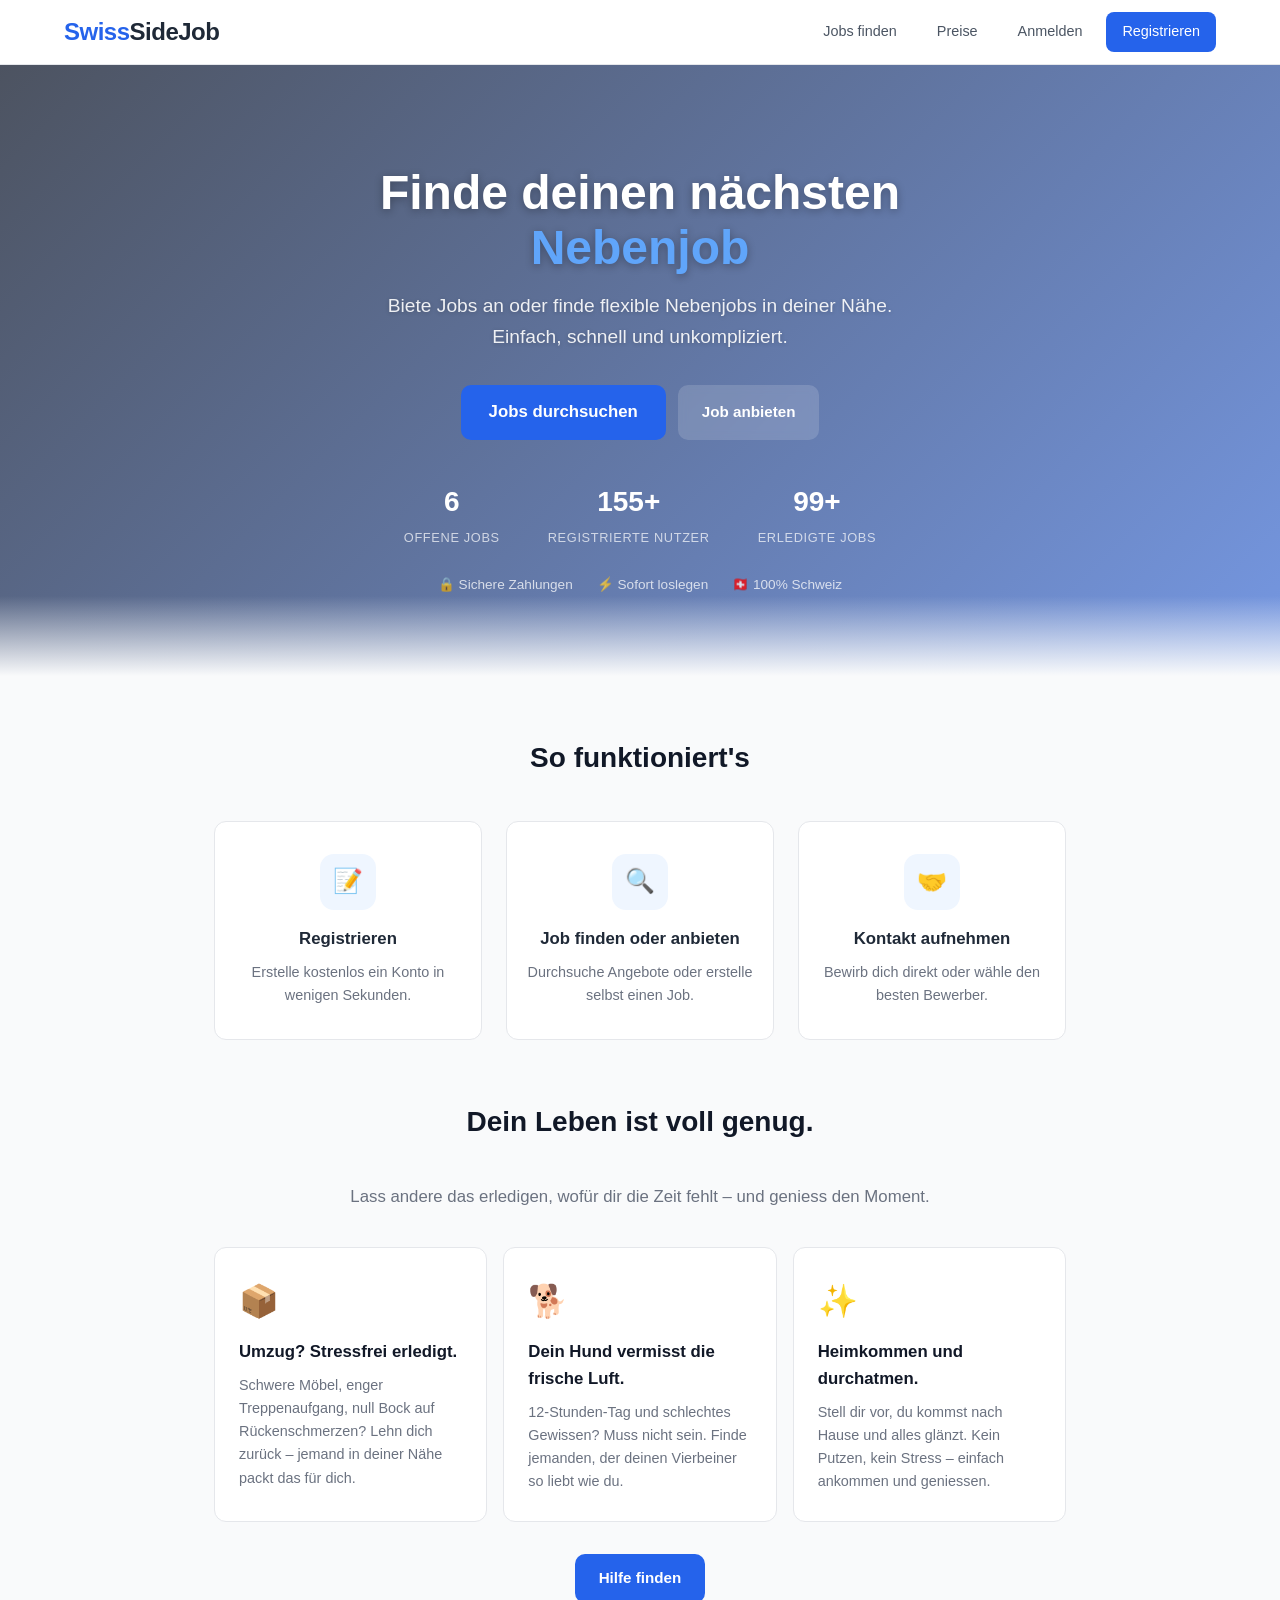
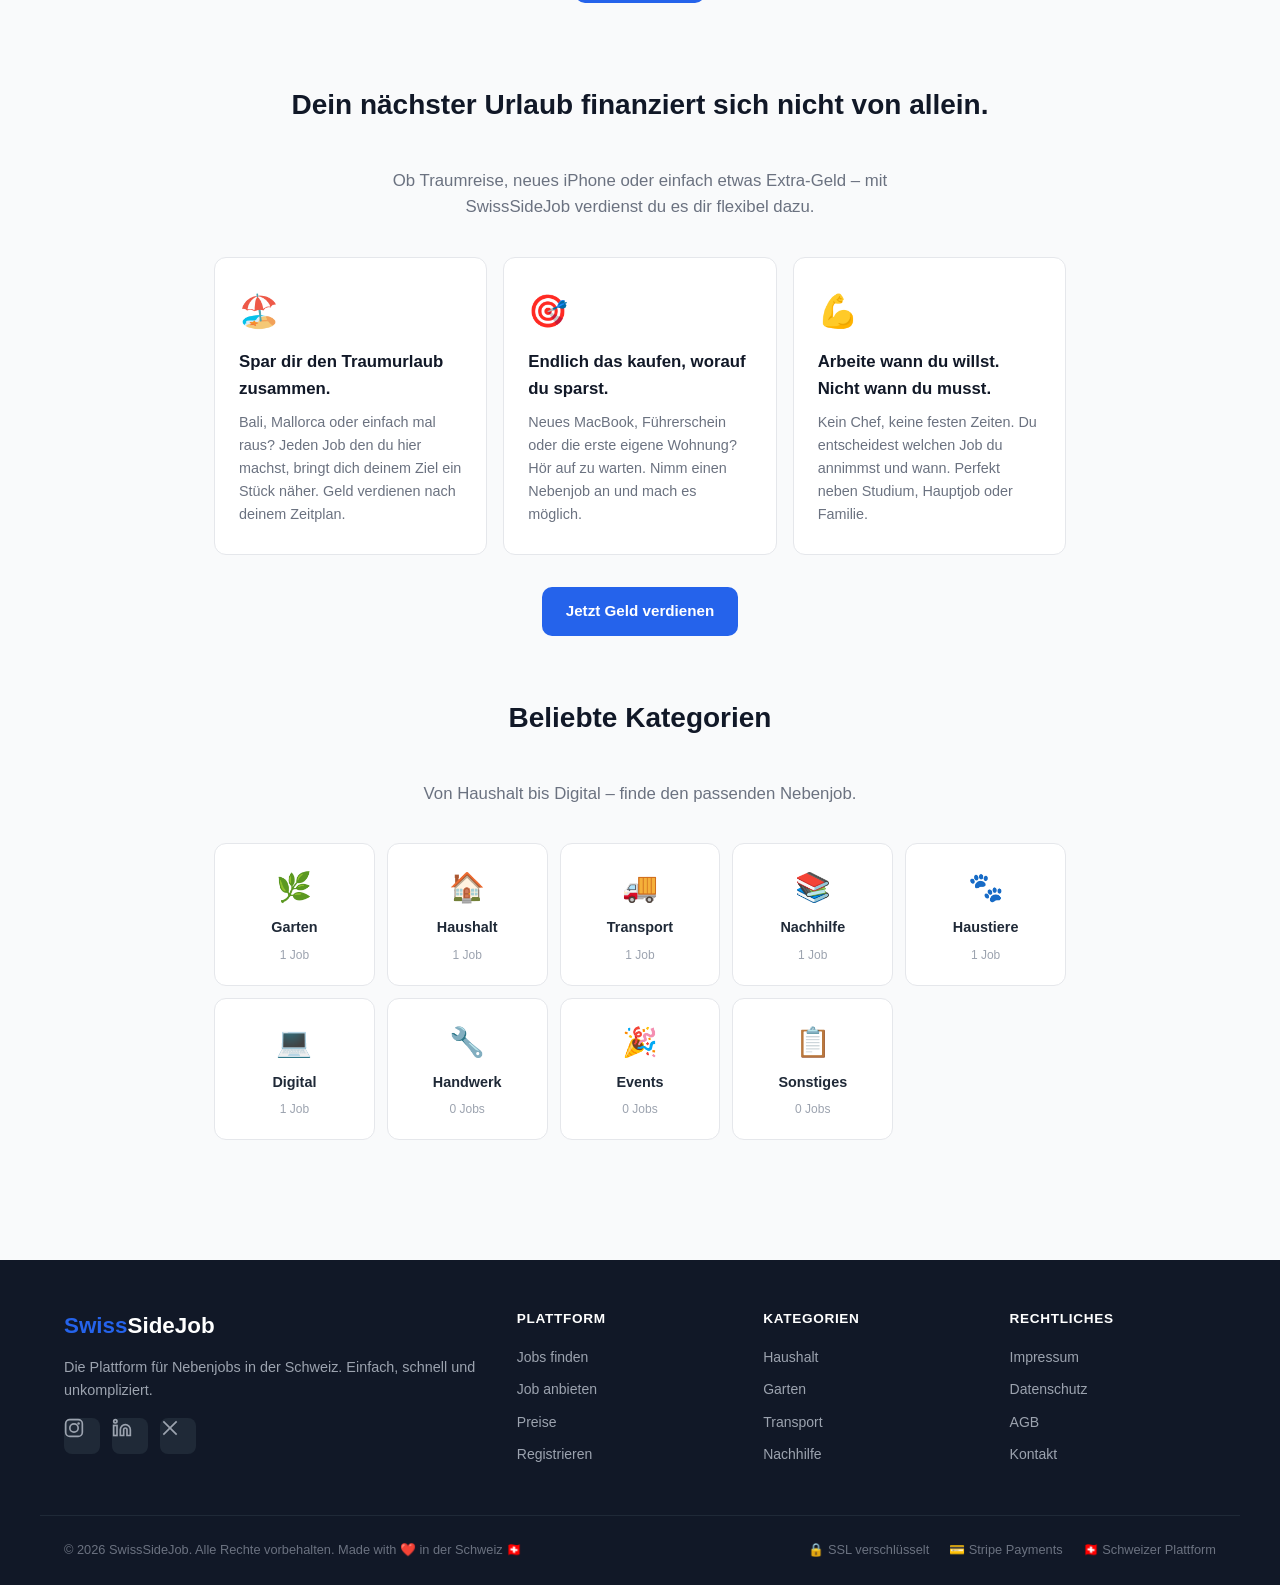
<file: index.html>
<!DOCTYPE html>
<html lang="de">
<head>
  <meta charset="UTF-8">
  <meta name="viewport" content="width=device-width, initial-scale=1.0">
  <meta name="color-scheme" content="light">
  <title>SwissSideJob – Nebenjobs finden & anbieten in der Schweiz 🇨🇭</title>
  <meta name="description" content="SwissSideJob – Die Plattform für Nebenjobs in der Schweiz. Finde flexible Jobs in deiner Nähe oder biete Hilfe an. Umzug, Haushalt, Nachhilfe, Garten & mehr.">
  <meta name="keywords" content="Nebenjob Schweiz, Sidejob, Nebenverdienst, Minijob, Aushilfe, Gelegenheitsjob, Zürich, Bern, Basel, Luzern">
  <meta name="author" content="SwissSideJob">
  <meta name="robots" content="index, follow">
  <meta name="google-site-verification" content="M2nHn37tn8r-4as_gEgAD6u7vFT2v7ufF-QFxwayQGY" />
  <link rel="canonical" href="https://swisssidejob.ch/">

  <!-- Open Graph (Facebook, WhatsApp, etc.) -->
  <meta property="og:title" content="SwissSideJob – Nebenjobs finden & anbieten">
  <meta property="og:description" content="Die Plattform für Nebenjobs in der Schweiz. Finde flexible Jobs oder biete Hilfe an.">
  <meta property="og:url" content="https://swisssidejob.ch/">
  <meta property="og:type" content="website">
  <meta property="og:locale" content="de_CH">

  <link rel="stylesheet" href="css/style.css?v=3">
  <link rel="icon" href="data:image/svg+xml,<svg xmlns='http://www.w3.org/2000/svg' viewBox='0 0 100 100'><text y='.9em' font-size='90'>💼</text></svg>">
</head>
<body>
  <nav class="navbar" id="navbar"></nav>
  <main id="main"></main>
  <div class="toast-container" id="toasts"></div>
  <script src="js/app.js?v=3"></script>
</body>
</html>
</file>
<file: css/style.css>
/* ===== Force light mode ===== */
:root { color-scheme: light; }

/* ===== Reset & Base ===== */
*, *::before, *::after { margin: 0; padding: 0; box-sizing: border-box; }

:root {
  --primary: #2563eb;
  --primary-hover: #1d4ed8;
  --primary-light: #eff6ff;
  --gray-50: #f9fafb;
  --gray-100: #f3f4f6;
  --gray-200: #e5e7eb;
  --gray-300: #d1d5db;
  --gray-400: #9ca3af;
  --gray-500: #6b7280;
  --gray-600: #4b5563;
  --gray-700: #374151;
  --gray-800: #1f2937;
  --gray-900: #111827;
  --green: #10b981;
  --green-light: #ecfdf5;
  --orange: #f59e0b;
  --orange-light: #fffbeb;
  --red: #ef4444;
  --radius: 12px;
  --shadow-sm: 0 1px 2px rgba(0,0,0,.05);
  --shadow: 0 1px 3px rgba(0,0,0,.1), 0 1px 2px rgba(0,0,0,.06);
  --shadow-md: 0 4px 6px rgba(0,0,0,.07), 0 2px 4px rgba(0,0,0,.06);
  --shadow-lg: 0 10px 15px rgba(0,0,0,.1), 0 4px 6px rgba(0,0,0,.05);
  --shadow-xl: 0 20px 25px rgba(0,0,0,.1), 0 8px 10px rgba(0,0,0,.04);
  --transition: .2s ease;
}

body {
  font-family: -apple-system, BlinkMacSystemFont, 'Segoe UI', Roboto, sans-serif;
  color: var(--gray-800);
  background: var(--gray-50);
  line-height: 1.6;
  min-height: 100vh;
}

a { color: inherit; text-decoration: none; }
button { cursor: pointer; font: inherit; }
input, select, textarea { font: inherit; }

/* ===== Scroll Animations ===== */
.section-animate {
  opacity: 0;
  transform: translateY(30px);
  transition: opacity 0.6s ease, transform 0.6s ease;
}

.section-animate.visible {
  opacity: 1;
  transform: translateY(0);
}

/* ===== Header / Navbar ===== */
.navbar {
  background: rgba(255,255,255,0.95);
  backdrop-filter: blur(12px);
  border-bottom: 1px solid var(--gray-200);
  position: sticky;
  top: 0;
  z-index: 100;
}

.navbar-inner {
  max-width: 1200px;
  margin: 0 auto;
  padding: 0 24px;
  height: 64px;
  display: flex;
  align-items: center;
  justify-content: space-between;
}

.logo {
  font-size: 1.5rem;
  font-weight: 800;
  color: var(--primary);
  letter-spacing: -.5px;
}

.logo span { color: var(--gray-800); }

.nav-links { display: flex; align-items: center; gap: 8px; }

.nav-links a, .nav-links button {
  padding: 8px 16px;
  border-radius: 8px;
  font-size: .9rem;
  font-weight: 500;
  color: var(--gray-600);
  transition: var(--transition);
  background: none;
  border: none;
}

.nav-links a:hover, .nav-links button:hover {
  background: var(--gray-100);
  color: var(--gray-900);
}

.nav-links .btn-primary {
  background: var(--primary);
  color: #fff;
}

.nav-links .btn-primary:hover {
  background: var(--primary-hover);
  color: #fff;
}

/* Mobile menu */
.menu-toggle {
  display: none;
  background: none;
  border: none;
  padding: 8px;
}

.menu-toggle svg { width: 24px; height: 24px; stroke: var(--gray-700); }

@media (max-width: 768px) {
  .menu-toggle { display: block; }
  .nav-links {
    display: none;
    position: absolute;
    top: 64px;
    left: 0;
    right: 0;
    background: #fff;
    flex-direction: column;
    padding: 16px;
    border-bottom: 1px solid var(--gray-200);
    box-shadow: var(--shadow-md);
  }
  .nav-links.open { display: flex; }
  .nav-links a, .nav-links button { width: 100%; text-align: center; }
}

/* ===== Hero ===== */
.hero {
  text-align: center;
  padding: 100px 24px 80px;
  max-width: 100%;
  margin: 0 auto;
  background: linear-gradient(135deg, rgba(17, 24, 39, 0.75), rgba(37, 99, 235, 0.6)),
    url('https://images.unsplash.com/photo-1522071820081-009f0129c71c?w=1920&q=80&fit=crop');
  background-size: cover;
  background-position: center;
  background-attachment: fixed;
  position: relative;
}

.hero::after {
  content: '';
  position: absolute;
  bottom: 0;
  left: 0;
  right: 0;
  height: 80px;
  background: linear-gradient(transparent, var(--gray-50));
}

.hero-inner {
  max-width: 720px;
  margin: 0 auto;
  position: relative;
  z-index: 1;
}

.hero h1 {
  font-size: 3rem;
  font-weight: 800;
  color: #ffffff;
  line-height: 1.15;
  margin-bottom: 16px;
  text-shadow: 0 2px 8px rgba(0,0,0,0.3);
}

.hero h1 em {
  font-style: normal;
  color: #60a5fa;
}

.hero p {
  font-size: 1.2rem;
  color: rgba(255,255,255,0.9);
  max-width: 520px;
  margin: 0 auto 32px;
  text-shadow: 0 1px 4px rgba(0,0,0,0.2);
}

.hero-actions {
  display: flex;
  gap: 12px;
  justify-content: center;
  flex-wrap: wrap;
  margin-bottom: 40px;
}

.btn-hero-secondary {
  display: inline-flex;
  align-items: center;
  gap: 8px;
  padding: 14px 28px;
  border-radius: 10px;
  font-weight: 600;
  font-size: .95rem;
  background: rgba(255,255,255,0.15);
  color: #fff;
  border: 1px solid rgba(255,255,255,0.3);
  transition: var(--transition);
  backdrop-filter: blur(4px);
}

.btn-hero-secondary:hover {
  background: rgba(255,255,255,0.25);
  transform: translateY(-1px);
}

/* Hero Stats */
.hero-stats {
  display: flex;
  justify-content: center;
  gap: 48px;
  margin-bottom: 24px;
}

.hero-stat { text-align: center; }

.hero-stat-number {
  display: block;
  font-size: 1.75rem;
  font-weight: 800;
  color: #fff;
}

.hero-stat-label {
  font-size: .8rem;
  color: rgba(255,255,255,0.7);
  text-transform: uppercase;
  letter-spacing: .05em;
}

/* Hero Trust */
.hero-trust {
  display: flex;
  justify-content: center;
  gap: 24px;
  flex-wrap: wrap;
}

.hero-trust span {
  font-size: .85rem;
  color: rgba(255,255,255,0.75);
  display: flex;
  align-items: center;
  gap: 6px;
}

/* ===== Buttons ===== */
.btn {
  display: inline-flex;
  align-items: center;
  gap: 8px;
  padding: 12px 24px;
  border-radius: 10px;
  font-weight: 600;
  font-size: .95rem;
  border: none;
  transition: var(--transition);
}

.btn-lg { padding: 14px 28px; font-size: 1.05rem; }

.btn-primary { background: var(--primary); color: #fff; }
.btn-primary:hover { background: var(--primary-hover); transform: translateY(-1px); box-shadow: var(--shadow-md); }

.btn-secondary { background: #fff; color: var(--gray-700); border: 1px solid var(--gray-300); }
.btn-secondary:hover { background: var(--gray-100); transform: translateY(-1px); }

.btn-sm { padding: 8px 16px; font-size: .85rem; border-radius: 8px; }

.btn-ghost { background: none; border: none; color: var(--gray-500); padding: 8px 12px; }
.btn-ghost:hover { color: var(--gray-800); background: var(--gray-100); }

.btn-danger { background: var(--red); color: #fff; }
.btn-danger:hover { opacity: .9; }

/* Favorite Button */
.btn-fav {
  background: none;
  border: none;
  font-size: 1.2rem;
  cursor: pointer;
  transition: transform 0.2s;
  padding: 4px;
  line-height: 1;
}

.btn-fav:hover { transform: scale(1.2); }
.btn-fav.active { animation: heartPulse 0.3s ease; }

@keyframes heartPulse {
  0% { transform: scale(1); }
  50% { transform: scale(1.3); }
  100% { transform: scale(1); }
}

/* ===== Section Titles ===== */
.section-title {
  text-align: center;
  font-size: 1.75rem;
  font-weight: 700;
  margin-bottom: 8px;
  color: var(--gray-900);
}

.section-subtitle {
  text-align: center;
  font-size: 1.05rem;
  color: var(--gray-500);
  margin-bottom: 36px;
  max-width: 600px;
  margin-left: auto;
  margin-right: auto;
}

/* ===== Feature Cards ===== */
.card-grid {
  display: grid;
  grid-template-columns: repeat(auto-fit, minmax(260px, 1fr));
  gap: 16px;
  max-width: 900px;
  margin: 0 auto;
}

.feature-card {
  background: #fff;
  border: 1px solid var(--gray-200);
  border-radius: var(--radius);
  padding: 28px 24px;
  transition: var(--transition);
}

.feature-card:hover {
  border-color: var(--primary);
  box-shadow: var(--shadow-md);
  transform: translateY(-3px);
}

.feature-icon {
  font-size: 2rem;
  margin-bottom: 12px;
  display: block;
}

.feature-card h3 {
  font-size: 1.05rem;
  font-weight: 600;
  margin-bottom: 8px;
  color: var(--gray-900);
}

.feature-card p {
  font-size: .9rem;
  color: var(--gray-500);
  line-height: 1.6;
}

/* ===== Category Grid ===== */
.category-grid {
  display: grid;
  grid-template-columns: repeat(auto-fill, minmax(140px, 1fr));
  gap: 12px;
  max-width: 900px;
  margin: 0 auto;
}

.category-card {
  background: #fff;
  border: 1px solid var(--gray-200);
  border-radius: var(--radius);
  padding: 20px 16px;
  text-align: center;
  transition: var(--transition);
  display: flex;
  flex-direction: column;
  align-items: center;
  gap: 6px;
  cursor: pointer;
}

.category-card:hover {
  border-color: var(--primary);
  box-shadow: var(--shadow-md);
  transform: translateY(-3px);
}

.category-card-icon { font-size: 1.8rem; }
.category-card-name { font-size: .9rem; font-weight: 600; color: var(--gray-800); }
.category-card-count { font-size: .75rem; color: var(--gray-400); }

/* ===== Avatar ===== */
.avatar {
  width: 40px;
  height: 40px;
  border-radius: 50%;
  background: var(--primary);
  color: #fff;
  display: flex;
  align-items: center;
  justify-content: center;
  font-weight: 700;
  font-size: 1rem;
  flex-shrink: 0;
}

/* ===== Applicant Card ===== */
.applicant-card {
  background: #fff;
  border: 1px solid var(--gray-200);
  border-radius: var(--radius);
  padding: 16px 20px;
  margin-bottom: 8px;
  display: flex;
  justify-content: space-between;
  align-items: center;
  transition: var(--transition);
}

.applicant-card:hover {
  border-color: var(--primary);
  box-shadow: var(--shadow-sm);
}

/* ===== How-It-Works ===== */
.how-it-works {
  max-width: 900px;
  margin: 0 auto;
  padding: 60px 24px;
}

.how-it-works h2 {
  text-align: center;
  font-size: 1.75rem;
  font-weight: 700;
  margin-bottom: 40px;
  color: var(--gray-900);
}

.steps {
  display: grid;
  grid-template-columns: repeat(auto-fit, minmax(220px, 1fr));
  gap: 24px;
}

.step {
  text-align: center;
  padding: 32px 20px;
  border-radius: var(--radius);
  background: #fff;
  border: 1px solid var(--gray-200);
  transition: var(--transition);
}

.step:hover {
  border-color: var(--primary);
  box-shadow: var(--shadow-md);
  transform: translateY(-3px);
}

.step-icon {
  width: 56px;
  height: 56px;
  border-radius: 14px;
  background: var(--primary-light);
  color: var(--primary);
  display: inline-flex;
  align-items: center;
  justify-content: center;
  font-size: 1.5rem;
  margin-bottom: 16px;
}

.step h3 { font-size: 1.05rem; font-weight: 600; margin-bottom: 8px; }
.step p { font-size: .9rem; color: var(--gray-500); }

/* ===== Job Card Category Icon ===== */
.job-card-cat-icon {
  font-size: 1.3rem;
  flex-shrink: 0;
}

/* ===== Search / Filter Bar ===== */
.search-section {
  max-width: 1200px;
  margin: 0 auto;
  padding: 32px 24px 0;
}

.search-bar {
  display: flex;
  gap: 12px;
  flex-wrap: wrap;
  background: #fff;
  padding: 16px;
  border-radius: var(--radius);
  border: 1px solid var(--gray-200);
  box-shadow: var(--shadow-sm);
}

.search-bar input, .search-bar select {
  flex: 1;
  min-width: 150px;
  padding: 10px 14px;
  border: 1px solid var(--gray-200);
  border-radius: 8px;
  background: var(--gray-50);
  transition: var(--transition);
}

.search-bar input:focus, .search-bar select:focus {
  outline: none;
  border-color: var(--primary);
  box-shadow: 0 0 0 3px rgba(37,99,235,.1);
}

/* ===== Job Cards ===== */
.jobs-section {
  max-width: 1200px;
  margin: 0 auto;
  padding: 24px;
}

.jobs-grid {
  display: grid;
  grid-template-columns: repeat(auto-fill, minmax(340px, 1fr));
  gap: 16px;
}

.job-card {
  background: #fff;
  border: 1px solid var(--gray-200);
  border-radius: var(--radius);
  padding: 24px;
  transition: var(--transition);
  display: flex;
  flex-direction: column;
}

.job-card:hover {
  border-color: var(--primary);
  box-shadow: var(--shadow-lg);
  transform: translateY(-3px);
}

.job-card-header {
  display: flex;
  justify-content: space-between;
  align-items: flex-start;
  margin-bottom: 12px;
  gap: 8px;
}

.job-card h3 {
  font-size: 1.1rem;
  font-weight: 600;
  color: var(--gray-900);
}

.badge {
  display: inline-block;
  padding: 4px 10px;
  border-radius: 20px;
  font-size: .75rem;
  font-weight: 600;
  white-space: nowrap;
}

.badge-green { background: var(--green-light); color: var(--green); }
.badge-orange { background: var(--orange-light); color: var(--orange); }
.badge-blue { background: var(--primary-light); color: var(--primary); }

.job-card-body { flex: 1; }
.job-card-body p { font-size: .9rem; color: var(--gray-500); margin-bottom: 16px; }

.job-meta {
  display: flex;
  flex-wrap: wrap;
  gap: 16px;
  font-size: .85rem;
  color: var(--gray-400);
  margin-bottom: 16px;
}

.job-meta span { display: flex; align-items: center; gap: 4px; }

.job-card-footer {
  display: flex;
  justify-content: space-between;
  align-items: center;
  padding-top: 16px;
  border-top: 1px solid var(--gray-100);
}

.job-price {
  font-size: 1.2rem;
  font-weight: 700;
  color: var(--gray-900);
}

.job-price small {
  font-size: .8rem;
  font-weight: 400;
  color: var(--gray-400);
}

/* ===== Modal ===== */
.modal-overlay {
  display: none;
  position: fixed;
  inset: 0;
  background: rgba(0,0,0,.4);
  backdrop-filter: blur(4px);
  z-index: 200;
  align-items: center;
  justify-content: center;
  padding: 24px;
}

.modal-overlay.active { display: flex; }

.modal {
  background: #fff;
  border-radius: 16px;
  width: 100%;
  max-width: 520px;
  max-height: 90vh;
  overflow-y: auto;
  box-shadow: var(--shadow-xl);
  animation: modalSlideIn 0.3s ease;
}

@keyframes modalSlideIn {
  from { opacity: 0; transform: translateY(20px); }
  to { opacity: 1; transform: translateY(0); }
}

.modal-header {
  display: flex;
  justify-content: space-between;
  align-items: center;
  padding: 20px 24px;
  border-bottom: 1px solid var(--gray-100);
}

.modal-header h2 { font-size: 1.2rem; font-weight: 700; }

.modal-close {
  background: none;
  border: none;
  width: 32px;
  height: 32px;
  border-radius: 8px;
  display: flex;
  align-items: center;
  justify-content: center;
  color: var(--gray-400);
  transition: var(--transition);
  font-size: 1.4rem;
}

.modal-close:hover { background: var(--gray-100); color: var(--gray-700); }

.modal-body { padding: 24px; }

/* ===== Forms ===== */
.form-group { margin-bottom: 20px; }

.form-group label {
  display: block;
  font-size: .85rem;
  font-weight: 600;
  color: var(--gray-700);
  margin-bottom: 6px;
}

.form-group input,
.form-group select,
.form-group textarea {
  width: 100%;
  padding: 10px 14px;
  border: 1px solid var(--gray-200);
  border-radius: 8px;
  background: var(--gray-50);
  transition: var(--transition);
}

.form-group input:focus,
.form-group select:focus,
.form-group textarea:focus {
  outline: none;
  border-color: var(--primary);
  box-shadow: 0 0 0 3px rgba(37,99,235,.1);
}

.form-group textarea { resize: vertical; min-height: 100px; }

.form-row {
  display: grid;
  grid-template-columns: 1fr 1fr;
  gap: 16px;
}

/* ===== Profile / My Jobs ===== */
.page-header {
  max-width: 1200px;
  margin: 0 auto;
  padding: 40px 24px 0;
}

.page-header h1 {
  font-size: 1.75rem;
  font-weight: 700;
  color: var(--gray-900);
  margin-bottom: 8px;
}

.page-header p { color: var(--gray-500); }

.tabs {
  display: flex;
  gap: 4px;
  border-bottom: 2px solid var(--gray-200);
  margin: 24px 0 0;
}

.tab {
  padding: 10px 20px;
  font-size: .9rem;
  font-weight: 500;
  color: var(--gray-500);
  background: none;
  border: none;
  border-bottom: 2px solid transparent;
  margin-bottom: -2px;
  transition: var(--transition);
}

.tab:hover { color: var(--gray-700); }
.tab.active { color: var(--primary); border-bottom-color: var(--primary); }

/* ===== Empty State ===== */
.empty-state {
  text-align: center;
  padding: 60px 24px;
  color: var(--gray-400);
}

.empty-state svg { width: 48px; height: 48px; margin-bottom: 16px; opacity: .5; }
.empty-state p { margin-bottom: 16px; }

/* ===== Toast ===== */
.toast-container {
  position: fixed;
  bottom: 24px;
  right: 24px;
  z-index: 300;
  display: flex;
  flex-direction: column;
  gap: 8px;
}

.toast {
  background: var(--gray-900);
  color: #fff;
  padding: 12px 20px;
  border-radius: 10px;
  font-size: .9rem;
  box-shadow: var(--shadow-lg);
  animation: slideIn .3s ease;
}

.toast.success { background: var(--green); }
.toast.error { background: var(--red); }

@keyframes slideIn {
  from { opacity: 0; transform: translateX(40px); }
  to { opacity: 1; transform: translateX(0); }
}

/* ===== Detail View ===== */
.job-detail {
  max-width: 760px;
  margin: 0 auto;
  padding: 40px 24px;
}

.job-detail-back {
  display: inline-flex;
  align-items: center;
  gap: 6px;
  color: var(--gray-500);
  font-size: .9rem;
  margin-bottom: 24px;
  transition: var(--transition);
}

.job-detail-back:hover { color: var(--primary); }

.job-detail h1 {
  font-size: 1.75rem;
  font-weight: 700;
  margin-bottom: 12px;
}

.job-detail-meta {
  display: flex;
  flex-wrap: wrap;
  gap: 20px;
  font-size: .9rem;
  color: var(--gray-500);
  margin-bottom: 24px;
  padding-bottom: 24px;
  border-bottom: 1px solid var(--gray-200);
}

.job-detail-meta span { display: flex; align-items: center; gap: 6px; }

.job-detail-description {
  font-size: 1rem;
  line-height: 1.7;
  color: var(--gray-600);
  margin-bottom: 32px;
}

.job-detail-sidebar {
  background: #fff;
  border: 1px solid var(--gray-200);
  border-radius: var(--radius);
  padding: 24px;
  margin-bottom: 24px;
}

.job-detail-sidebar .price {
  font-size: 1.5rem;
  font-weight: 700;
  margin-bottom: 4px;
}

.job-detail-sidebar .price small {
  font-size: .85rem;
  font-weight: 400;
  color: var(--gray-400);
}

.job-detail-sidebar .posted-by {
  font-size: .9rem;
  color: var(--gray-500);
  margin-bottom: 20px;
}

/* ===== Footer (Full) ===== */
.footer-full {
  background: var(--gray-900);
  color: var(--gray-400);
  margin-top: 60px;
  padding: 48px 0 0;
}

.footer-inner {
  max-width: 1200px;
  margin: 0 auto;
  padding: 0 24px;
  display: grid;
  grid-template-columns: 2fr 1fr 1fr 1fr;
  gap: 40px;
}

.footer-logo {
  font-size: 1.4rem;
  font-weight: 800;
  color: var(--primary);
  margin-bottom: 12px;
}

.footer-logo span { color: #fff; }

.footer-desc {
  font-size: .9rem;
  line-height: 1.6;
  margin-bottom: 16px;
  color: var(--gray-400);
}

.footer-social {
  display: flex;
  gap: 12px;
}

.social-link {
  width: 36px;
  height: 36px;
  border-radius: 8px;
  background: var(--gray-800);
  display: flex;
  align-items: center;
  justify-content: center;
  color: var(--gray-400);
  transition: var(--transition);
}

.social-link:hover {
  background: var(--primary);
  color: #fff;
}

.footer-col h4 {
  font-size: .85rem;
  font-weight: 700;
  text-transform: uppercase;
  letter-spacing: .05em;
  color: #fff;
  margin-bottom: 16px;
}

.footer-col a {
  display: block;
  font-size: .875rem;
  color: var(--gray-400);
  margin-bottom: 10px;
  transition: var(--transition);
}

.footer-col a:hover { color: #fff; }

.footer-bottom {
  max-width: 1200px;
  margin: 0 auto;
  padding: 24px 24px;
  margin-top: 40px;
  border-top: 1px solid var(--gray-800);
  display: flex;
  justify-content: space-between;
  align-items: center;
  flex-wrap: wrap;
  gap: 16px;
}

.footer-bottom p {
  font-size: .8rem;
  color: var(--gray-500);
}

.footer-trust {
  display: flex;
  gap: 20px;
}

.footer-trust span {
  font-size: .8rem;
  color: var(--gray-500);
  display: flex;
  align-items: center;
  gap: 4px;
}

/* ===== Responsive ===== */
@media (max-width: 768px) {
  .hero h1 { font-size: 2rem; }
  .hero { padding: 60px 24px 50px; }
  .hero-stats { gap: 24px; }
  .hero-stat-number { font-size: 1.3rem; }
  .jobs-grid { grid-template-columns: 1fr; }
  .form-row { grid-template-columns: 1fr; }
  .footer-inner { grid-template-columns: 1fr 1fr; gap: 24px; }
  .footer-bottom { flex-direction: column; text-align: center; }
  .footer-trust { justify-content: center; }
  .category-grid { grid-template-columns: repeat(3, 1fr); }
}

@media (max-width: 480px) {
  .hero h1 { font-size: 1.6rem; }
  .hero-stats { flex-direction: column; gap: 16px; }
  .footer-inner { grid-template-columns: 1fr; }
  .category-grid { grid-template-columns: repeat(2, 1fr); }
  .hero-trust { flex-direction: column; align-items: center; gap: 8px; }
}

/* ===== Pricing Cards (New Job Form) ===== */
.pricing-cards {
  display: grid;
  grid-template-columns: repeat(3, 1fr);
  gap: 12px;
}

.pricing-card {
  background: #fff;
  border: 2px solid var(--gray-200);
  border-radius: var(--radius);
  padding: 20px 16px;
  text-align: center;
  cursor: pointer;
  transition: var(--transition);
  position: relative;
}

.pricing-card:hover { border-color: var(--gray-300); transform: translateY(-2px); }
.pricing-card.selected { border-color: var(--primary); background: var(--primary-light); }

.pricing-card-name { font-size: .85rem; font-weight: 700; color: var(--gray-700); margin-bottom: 4px; }
.pricing-card-price { font-size: 1.5rem; font-weight: 800; color: var(--gray-900); margin-bottom: 4px; }
.pricing-card-price small { font-size: .8rem; font-weight: 400; color: var(--gray-400); }
.pricing-card-desc { font-size: .8rem; color: var(--gray-500); }

.pricing-badge {
  position: absolute;
  top: -10px;
  left: 50%;
  transform: translateX(-50%);
  background: var(--primary);
  color: #fff;
  font-size: .7rem;
  font-weight: 700;
  padding: 2px 10px;
  border-radius: 20px;
  white-space: nowrap;
}

@media (max-width: 640px) {
  .pricing-cards { grid-template-columns: 1fr; }
}

/* ===== Pricing Page ===== */
.pricing-page { max-width: 1100px; margin: 0 auto; padding: 0 24px; }

.pricing-hero {
  text-align: center;
  padding: 60px 24px 40px;
}
.pricing-hero h1 {
  font-size: 2.25rem;
  font-weight: 800;
  color: var(--gray-900);
  margin-bottom: 12px;
}
.pricing-hero p {
  font-size: 1.1rem;
  color: var(--gray-500);
}

/* Toggle */
.pricing-toggle-wrapper {
  display: flex;
  align-items: center;
  justify-content: center;
  gap: 16px;
  margin-bottom: 40px;
}
.toggle-label {
  font-size: .95rem;
  font-weight: 500;
  color: var(--gray-400);
  transition: var(--transition);
}
.toggle-label.active { color: var(--gray-900); font-weight: 600; }
.toggle-badge {
  display: inline-block;
  background: #dcfce7;
  color: #15803d;
  font-size: .7rem;
  font-weight: 700;
  padding: 2px 8px;
  border-radius: 20px;
  margin-left: 6px;
}
.toggle-switch { position: relative; display: inline-block; width: 48px; height: 26px; }
.toggle-switch input { opacity: 0; width: 0; height: 0; }
.toggle-slider {
  position: absolute; inset: 0;
  background: var(--gray-300);
  border-radius: 26px;
  cursor: pointer;
  transition: .3s;
}
.toggle-slider::before {
  content: '';
  position: absolute;
  width: 20px; height: 20px;
  left: 3px; bottom: 3px;
  background: white;
  border-radius: 50%;
  transition: .3s;
}
.toggle-switch input:checked + .toggle-slider { background: var(--primary); }
.toggle-switch input:checked + .toggle-slider::before { transform: translateX(22px); }

/* Pricing Grid */
.pricing-grid {
  display: grid;
  grid-template-columns: repeat(auto-fit, minmax(220px, 1fr));
  gap: 20px;
  margin-bottom: 64px;
}

.pricing-card-full {
  background: #fff;
  border: 2px solid var(--gray-200);
  border-radius: 16px;
  padding: 28px 24px;
  display: flex;
  flex-direction: column;
  gap: 8px;
  position: relative;
  transition: var(--transition);
}
.pricing-card-full:hover { box-shadow: var(--shadow-lg); transform: translateY(-3px); }

.pricing-card-blue { border-color: var(--primary); }
.pricing-card-gold { border-color: #f59e0b; }

.pricing-card-badge {
  position: absolute;
  top: -13px;
  left: 50%;
  transform: translateX(-50%);
  background: var(--primary);
  color: #fff;
  font-size: .75rem;
  font-weight: 700;
  padding: 4px 14px;
  border-radius: 20px;
  white-space: nowrap;
}
.pricing-card-gold .pricing-card-badge { background: #f59e0b; }

.pcf-name {
  font-size: .85rem;
  font-weight: 700;
  text-transform: uppercase;
  letter-spacing: .05em;
  color: var(--gray-500);
  margin-bottom: 4px;
}
.pricing-card-blue .pcf-name { color: var(--primary); }
.pricing-card-gold .pcf-name { color: #d97706; }

.pcf-price { display: flex; align-items: baseline; gap: 6px; margin-bottom: 4px; }
.pcf-amount { font-size: 2rem; font-weight: 800; color: var(--gray-900); }
.pcf-period { font-size: .85rem; color: var(--gray-400); }

.pcf-desc { font-size: .875rem; color: var(--gray-500); margin-bottom: 16px; }

.pcf-features { list-style: none; display: flex; flex-direction: column; gap: 10px; margin-bottom: 24px; flex: 1; }
.pcf-features li { display: flex; align-items: center; gap: 10px; font-size: .875rem; }
.pcf-features li.ok { color: var(--gray-700); }
.pcf-features li.no { color: var(--gray-400); }
.pcf-icon { font-size: .8rem; font-weight: 700; width: 20px; height: 20px; border-radius: 50%; display: flex; align-items: center; justify-content: center; flex-shrink: 0; }
.ok .pcf-icon { background: var(--green-light); color: var(--green); }
.no .pcf-icon { background: var(--gray-100); color: var(--gray-400); }

/* FAQ */
.pricing-faq {
  padding: 48px 0;
  border-top: 1px solid var(--gray-200);
}
.pricing-faq h2 {
  text-align: center;
  font-size: 1.75rem;
  font-weight: 700;
  margin-bottom: 32px;
  color: var(--gray-900);
}
.faq-grid {
  display: grid;
  grid-template-columns: repeat(auto-fit, minmax(280px, 1fr));
  gap: 24px;
}
.faq-item {
  background: #fff;
  border: 1px solid var(--gray-200);
  border-radius: var(--radius);
  padding: 24px;
  transition: var(--transition);
}

.faq-item:hover {
  border-color: var(--primary);
  box-shadow: var(--shadow-sm);
}

.faq-item h3 { font-size: 1rem; font-weight: 600; margin-bottom: 8px; color: var(--gray-900); }
.faq-item p { font-size: .875rem; color: var(--gray-500); line-height: 1.6; }

/* CTA */
.pricing-cta {
  text-align: center;
  padding: 60px 24px;
  background: var(--primary-light);
  border-radius: 20px;
  margin: 48px 0;
}
.pricing-cta h2 { font-size: 1.75rem; font-weight: 700; margin-bottom: 8px; color: var(--gray-900); }
.pricing-cta p { color: var(--gray-500); margin-bottom: 24px; }

@media (max-width: 640px) {
  .pricing-grid { grid-template-columns: 1fr; }
  .pricing-hero h1 { font-size: 1.75rem; }
}
</file>
